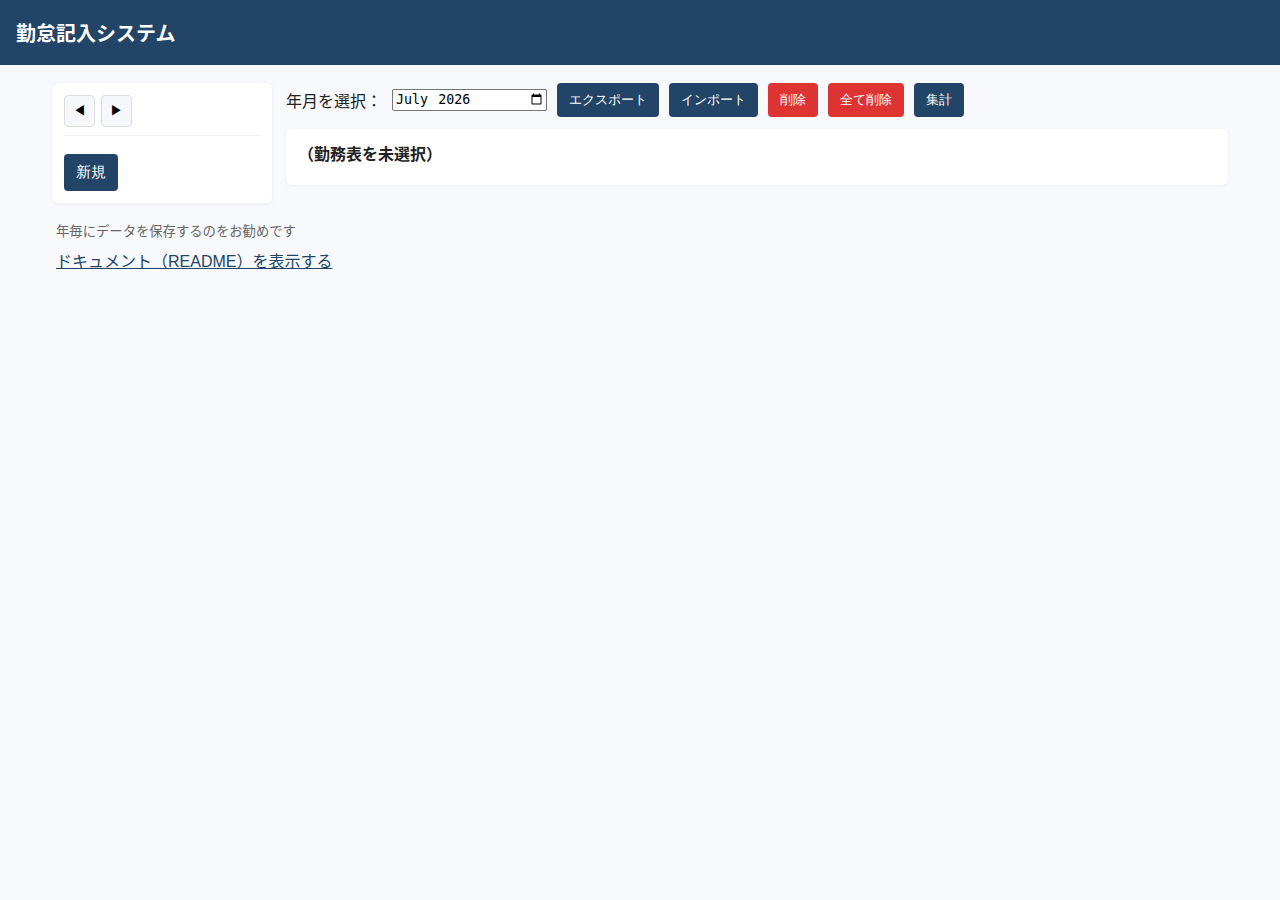
<file: index.html>
<!doctype html>
<html lang="ja">
<head>
  <meta charset="utf-8">
  <meta name="viewport" content="width=device-width, initial-scale=1">
  <title>勤怠記入システム</title>
  <link rel="stylesheet" href="styles.css">
</head>
<body>
  <header class="site-header">
    <h1>勤怠記入システム</h1>
  </header>

  <main class="app-layout">
    <aside class="sidebar">
      <div class="sheet-nav">
  <button id="prevSheet" title="前の勤務表">◀</button>
  <button id="nextSheet" title="次の勤務表">▶</button>
      </div>
      <div class="sheets-list" id="sheetsList" aria-label="作成済みの勤務表リスト">
        <!-- リストは app.js によってレンダリングされます -->
      </div>
      <div class="actions">
        <button id="newBtn" class="btn">新規</button>
      </div>
    </aside>

    <section class="main-area">
      <div class="controls">
  <label for="dateFilter">年月を選択：</label>
  <input type="month" id="dateFilter">

  <!-- <input type="text" id="search" placeholder="メンバー名で検索"> -->
  <button id="exportBtn" style="display:none">エクスポートCSV</button>
  <!-- データ範囲の入力はモーダルで表示します（エクスポート／インポートをクリックしたときに表示） -->

  <button id="exportDataBtn">エクスポート</button>
  <input type="file" id="importDataInput" style="display:none" accept="application/json">
  <button id="importDataBtn">インポート</button>
  <button id="deleteBtn">削除</button>
  <button id="deleteAllBtn">全て削除</button>
  <button id="statBtn">集計</button>

  <!-- 統計用モーダル（ボタン押下で表示） -->
  <div id="statModal" class="modal" aria-hidden="true" style="display:none;">
    <div class="modal-content" role="dialog" aria-modal="true" aria-label="集計">
      <h2>集計期間の選択</h2>
      <div class="form-row">
        <label for="statModalDate">集計の締め日：</label>
        <input type="date" id="statModalDate">
      </div>
      <div class="form-actions">
        <button id="statModalApply" class="btn">確定</button>
  <button id="statModalCancel" class="btn btn-secondary">キャンセル</button>
      </div>
    </div>
  </div>

  <!-- カレンダーモーダル：各メンバーの当月カレンダーを表示し、日ごとの備考を編集できます -->
  <div id="calendarModal" class="modal" aria-hidden="true" style="display:none;">
    <div class="modal-content" role="dialog" aria-modal="true" aria-label="カレンダー">
      <h2 id="calendarModalTitle">カレンダー</h2>
      <div id="calendarGrid" class="calendar-grid" style="min-width:420px;min-height:240px;">
        <!-- カレンダーのセルは app.js が描画します -->
      </div>
      <div class="form-actions">
        <button id="calendarSaveBtn" class="btn">保存</button>
        <button id="calendarCloseBtn" class="btn btn-secondary">閉じる</button>
      </div>
    </div>
  </div>

  <!-- エクスポート/インポート用の範囲モーダル -->
  <div id="rangeModal" class="modal" aria-hidden="true" style="display:none;">
    <div class="modal-content" role="dialog" aria-modal="true" aria-label="データ範囲">
      <h2>データ範囲の選択 (年-月)</h2>
      <div class="form-row">
        <label for="rangeModalFrom">開始：</label>
        <input type="month" id="rangeModalFrom">
        <span style="margin:0 6px">〜</span>
        <label for="rangeModalTo">終了：</label>
        <input type="month" id="rangeModalTo">
      </div>
      <div class="form-actions">
        <button id="rangeModalApply" class="btn">適用</button>
  <button id="rangeModalCancel" class="btn btn-secondary">キャンセル</button>
      </div>
    </div>
  </div>
      </div>

      <div class="table-wrap">
        <div id="sheetTitle" class="sheet-title">（勤務表未選択）</div>
        <div id="tableContainer">    
          <!-- テーブルは app.js によってレンダリングされます -->
        </div>
      </div>
      <div id="statTableContainer" style="margin-top:12px;"></div>
    </section>
  </main>

  <!-- 新規モーダル -->
  <div id="newModal" class="modal" aria-hidden="true">
    <div class="modal-content" role="dialog" aria-modal="true" aria-label="新規">
      <h2>新規</h2>
      <div class="form-row">
        <label>年：</label>
        <input type="number" id="newYear" min="2000" max="2100">
        <label>月：</label>
        <input type="number" id="newMonth" min="1" max="12">
      </div>
      <div class="form-row">
        <label>メンバー数：</label>
        <input type="number" id="newMembers" min="1" max="100" value="5">
      </div>
      <div class="form-actions">
  <button id="createSheet" class="btn">作成</button>
  <button id="cancelCreate" class="btn btn-secondary">キャンセル</button>
      </div>
    </div>
  </div>

  <footer class="site-footer">
    <small>年毎にデータを保存するのをお勧めです</small>
    <div style="margin-top:8px;"><a href="doc_viewer.html" style="color:#246;">ドキュメント（README）を表示する</a></div>
  </footer>

  <!-- 単日用の備考ポップオーバー -->
  <div id="notePopover" class="note-popover" style="display:none;">
    <div class="note-popover-content">
      <div style="display:flex;justify-content:space-between;align-items:center;margin-bottom:6px;">
        <strong id="notePopoverTitle">備考編集</strong>
        <button id="notePopoverClose" class="btn btn-secondary" style="padding:4px 8px;font-size:0.85rem;">閉じる</button>
      </div>
      <textarea id="notePopoverTextarea" rows="4" style="width:100%;box-sizing:border-box;padding:8px;border:1px solid #ddd;border-radius:6px;"></textarea>
      <div style="text-align:right;margin-top:8px;"><button id="notePopoverSave" class="btn" style="padding:6px 10px;">保存</button></div>
    </div>
  </div>
  <script src="app.js"></script>
</body>
</html>
</file>
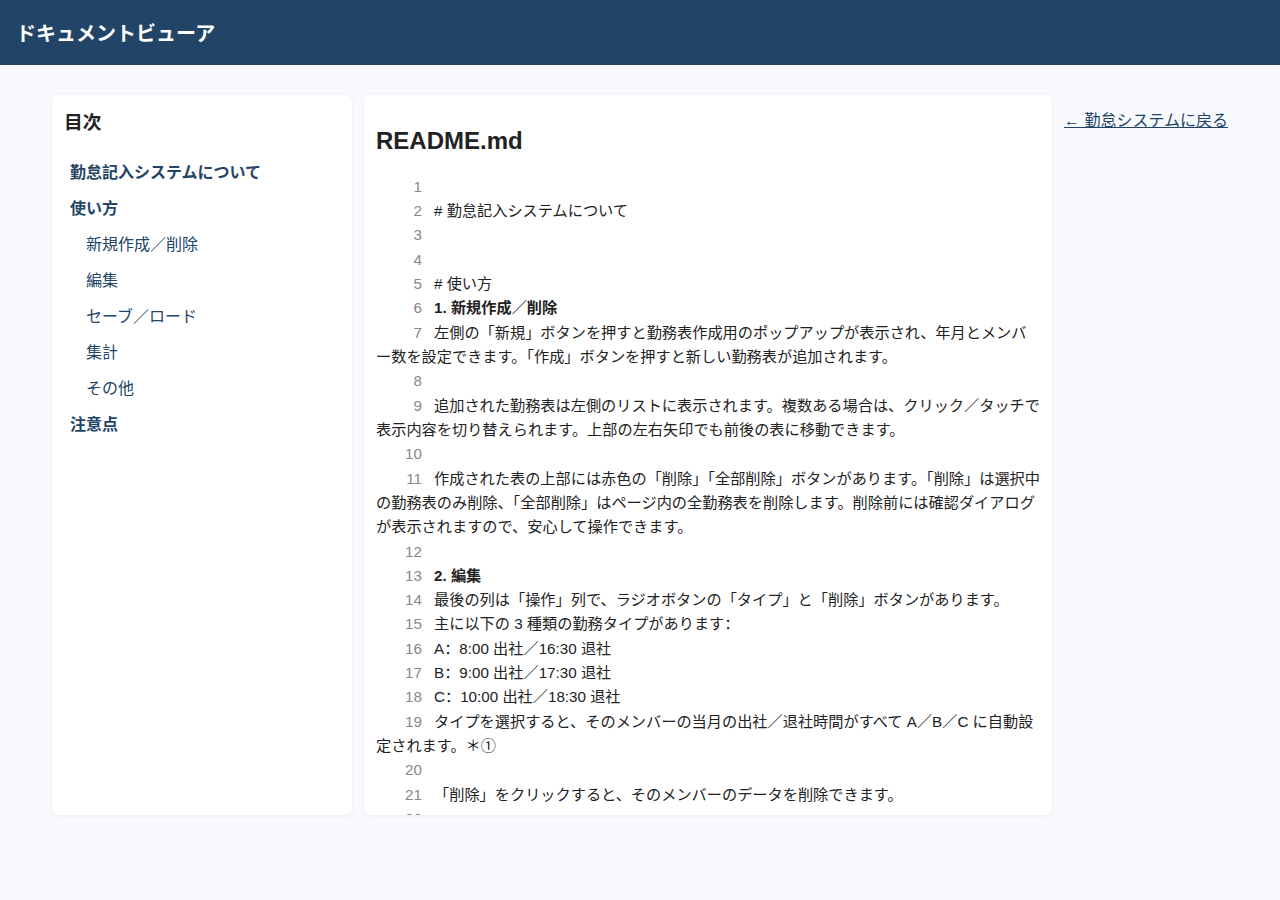
<file: doc_viewer.html>
<!doctype html>
<html lang="zh-CN">
<head>
  <meta charset="utf-8">
  <meta name="viewport" content="width=device-width,initial-scale=1">
  <title>ドキュメントビューア - README</title>
  <link rel="stylesheet" href="styles.css">
  <style>
    .doc-layout{display:flex;gap:12px;max-width:1200px;margin:18px auto;padding:12px}
    .toc{width:300px;background:#fff;border-radius:6px;padding:12px;box-shadow:0 1px 4px rgba(0,0,0,0.06);max-height:80vh;overflow:auto}
    .toc.collapsed{display:none}
    .toc-toggle{display:none;margin-bottom:8px;padding:6px 8px;border-radius:6px;border:1px solid #ddd;background:#f7f7f7;cursor:pointer}
    .doc-content{flex:1;background:#fff;border-radius:6px;padding:12px;box-shadow:0 1px 4px rgba(0,0,0,0.06);max-height:80vh;overflow:auto}
    .toc h3{margin-top:0}
    .toc ul{list-style:none;padding-left:6px}
    .toc a{display:block;padding:6px 4px;color:#246;text-decoration:none;border-radius:4px}
    .toc a:hover{background:#eef}
    pre.readme{white-space:pre-wrap;word-break:break-word;font-family:inherit;font-size:0.95rem;line-height:1.6}
    .line-number{color:#888;display:inline-block;width:46px;text-align:right;margin-right:12px;user-select:none}
    .toc .lvl-1{padding-left:0;font-weight:600}
    .toc .lvl-2{padding-left:8px}
    .toc .lvl-3{padding-left:16px}
    .goto-top{display:block;margin-top:12px;color:#246}
    /* Responsive adjustments for small screens */
    @media (max-width:700px){
      /* .toc.collapsed{display:block} */
      .doc-layout{flex-direction:column;gap:8px;padding:8px;margin:12px}
      .toc{width:100%;max-height:28vh;padding:8px}
      .doc-content{max-height:64vh;padding:8px}
      .toc-toggle{display:block}
      .line-number{display:none}
      pre.readme{font-size:0.95rem}
    }
  </style>
</head>
<body>
  <header class="site-header"><h1>ドキュメントビューア</h1></header>
  <main class="doc-layout">
    <button id="tocToggle" class="toc-toggle" aria-expanded="true">目次 ▾</button>
    <aside class="toc" id="toc">
      
      <h3>目次</h3>
      <div id="tocList">読み込み中...</div>
      
    </aside>
    <section class="doc-content">
      <h2>README.md</h2>
      <div id="readmeContainer"><em>README 内容を読み込み中…</em></div>
    </section>
    <a class="goto-top" href="index.html">← 勤怠システムに戻る</a>
  </main>

  <script>
    // README 内容をここに埋め込み（ビルド時にプレーンテキストを挿入）
  const raw = `
# 勤怠記入システムについて


# 使い方
1. 新規作成／削除
左側の「新規」ボタンを押すと勤務表作成用のポップアップが表示され、年月とメンバー数を設定できます。「作成」ボタンを押すと新しい勤務表が追加されます。

追加された勤務表は左側のリストに表示されます。複数ある場合は、クリック／タッチで表示内容を切り替えられます。上部の左右矢印でも前後の表に移動できます。

作成された表の上部には赤色の「削除」「全部削除」ボタンがあります。「削除」は選択中の勤務表のみ削除、「全部削除」はページ内の全勤務表を削除します。削除前には確認ダイアログが表示されますので、安心して操作できます。

2. 編集
最後の列は「操作」列で、ラジオボタンの「タイプ」と「削除」ボタンがあります。
主に以下の 3 種類の勤務タイプがあります：
A：8:00 出社／16:30 退社
B：9:00 出社／17:30 退社
C：10:00 出社／18:30 退社  
タイプを選択すると、そのメンバーの当月の出社／退社時間がすべて A／B／C に自動設定されます。＊①

「削除」をクリックすると、そのメンバーのデータを削除できます。

特定の日の勤怠内容を編集したい場合は、該当セルのプルダウンをクリックして時間を変更できます。「休」を選択すると、その日は休暇扱いになります。逆に休日セルをクリックすると、時間選択のプルダウンに戻ります。

メンバー名をクリックすると、名前を編集できます。

表上部の「メンバー追加」ボタンを押すと、新しいメンバーを下部に追加できます。

3. セーブ／ロード
編集内容は随時ブラウザの localStorage に保存されるため、ページを閉じたり再読み込みしてもデータは保持されます。

さらに、上部の「エクスポート」ボタンで画面内のデータを JSON ファイルとして出力できます。「インポート」ボタンでは、指定した日付範囲の勤怠データを読み込み、表に反映できます。
「インポート」「エクスポート」ボタンを押すと、まず日付範囲を選択するポップアップが表示されます。＊②

4. 集計
上部の「集計」ボタンを押すと、選択した日付までの勤怠データを集計できます。
集計内容には以下が含まれます：

出勤日数（指定日まで）

指定日までの稼働時間

今月の予想稼働時間

200 時間までの残り業務時間

今日から 200 時間に到達するまでの 1 日あたりの平均業務外時間

休日数

業務外時間 など

5. その他
・クイックジャンプ
年月選択欄をクリックすると、指定した年月の勤務表へ素早く移動できます。

・休日／出勤日の切り替え
勤務表の日付ヘッダーをクリックすると、その日を「休日／出勤日」に切り替えられます。

・画面表示（半休／当日）
半休（午前休：午後 13:00 開始、午後休：午前 12:00 終了）の場合、該当日の背景色がグレーになります。

当日は視認性向上のため、背景色に軽いアニメーションが入ります。

# 注意点
①　メンバーに既に入力済みデータがある場合、タイプ変更時に確認ダイアログが表示されます。データが空の場合は自動的に埋められます。
②　画面上に既存データがあり、インポートしたデータと日付範囲が重複する場合は、重複部分は上書きされ、それ以外は追加されます。
`;

    function render(){
      const lines = raw.replace(/\r\n/g,'\n').split('\n');
      const container = document.getElementById('readmeContainer');
      const pre = document.createElement('pre'); pre.className='readme';
      const toc = document.getElementById('tocList'); toc.innerHTML = '';
      const ul = document.createElement('ul');
    let lastLevel = 0; const stack = [ul];
    let lastHeadingLi = null; // for numbered-list subitems
    let lastHeadingTitle = null; // remember the last heading's title text

    // small helper to escape HTML when injecting into innerHTML
    function escapeHtml(s){
      return String(s).replace(/&/g,'&amp;').replace(/</g,'&lt;').replace(/>/g,'&gt;').replace(/"/g,'&quot;').replace(/'/g,'&#39;');
    }
      lines.forEach((ln, idx)=>{
        const num = idx+1;
        const span = document.createElement('span'); span.id = 'L'+num;
        const numSpan = document.createElement('span'); numSpan.className='line-number'; numSpan.textContent = num;
        const textNode = document.createElement('span'); textNode.textContent = ln || '\u00A0';
  span.appendChild(numSpan); span.appendChild(textNode);
  pre.appendChild(span);
  pre.appendChild(document.createTextNode('\n'));

        // detect markdown headings (# …)
        const m = ln.match(/^(#{1,6})\s+(.*)$/);
        if(m){
          const level = m[1].length;
          const title = m[2];
          const li = document.createElement('li');
          const a = document.createElement('a'); a.href = '#L'+num; a.textContent = title; a.className = 'lvl-'+level;
          a.addEventListener('click', (e)=>{ e.preventDefault(); document.getElementById('L'+num).scrollIntoView({behavior:'smooth',block:'start'}); });
          li.appendChild(a);
          ul.appendChild(li);
          lastHeadingLi = li; // remember last heading for numbered subitems
          lastHeadingTitle = title;
          return;
        }

        // detect numbered list items (e.g., "1. ...") as sub-TOC under last heading
        const n = ln.match(/^\s*(\d+)\.\s+(.*)$/);
        if(n){
          const idxNum = n[1]; const title = n[2];
          // If this numbered item is under the '使い方' heading, render it bold in the document body
          if(lastHeadingTitle === '使い方'){
            textNode.innerHTML = '<strong>' + escapeHtml(n[0]) + '</strong>';
          }
          const subLi = document.createElement('li');
          const a = document.createElement('a'); a.href = '#L'+num; a.textContent = title; a.className = 'lvl-num';
          a.addEventListener('click', (e)=>{ e.preventDefault(); document.getElementById('L'+num).scrollIntoView({behavior:'smooth',block:'start'}); });
          subLi.appendChild(a);
          if(lastHeadingLi){
            // ensure lastHeadingLi has a child ul
            let subUl = lastHeadingLi.querySelector('ul');
            if(!subUl){ subUl = document.createElement('ul'); subUl.style.listStyle='none'; subUl.style.paddingLeft='12px'; lastHeadingLi.appendChild(subUl); }
            subUl.appendChild(subLi);
          } else {
            ul.appendChild(subLi);
          }
          return;
        }
      });
      container.innerHTML = '';
      container.appendChild(pre);
      if(ul.children.length === 0) toc.innerHTML = '<p>目次が見つかりませんでした。</p>';
      else toc.appendChild(ul);
    }
    render();
    // wire up TOC toggle and responsive behaviors
    (function(){
      const toc = document.getElementById('toc');
      const tocToggle = document.getElementById('tocToggle');
      function isNarrow(){ return window.innerWidth <= 700; }
      function setTocCollapsed(collapsed){
        if(collapsed) { toc.classList.add('collapsed'); tocToggle.setAttribute('aria-expanded','false'); tocToggle.textContent = '目次 ▸'; }
        else { toc.classList.remove('collapsed'); tocToggle.setAttribute('aria-expanded','true'); tocToggle.textContent = '目次 ▾'; }
      }
      // default: on narrow screens collapse TOC to prioritize content
      if(isNarrow()) setTocCollapsed(true);
  // toggle handler (invert current state)
  tocToggle.addEventListener('click', ()=>{ setTocCollapsed(!toc.classList.contains('collapsed')); });
      // when clicking a TOC link on narrow screens, auto-collapse to show content
      document.getElementById('toc').addEventListener('click', (e)=>{
        const a = e.target.closest && e.target.closest('a');
        if(!a) return;
        if(isNarrow()){ setTocCollapsed(true); }
      });
      // on resize, if widening, ensure TOC is visible
      window.addEventListener('resize', ()=>{ if(!isNarrow()) setTocCollapsed(false); });
    })();
  </script>
</body>
</html>
</file>
<file: styles.css>
*{box-sizing:border-box}
body{font-family:Segoe UI, Roboto, "Helvetica Neue", Arial, "Noto Sans CJK SC", sans-serif;margin:0;background:#f7f9fc;color:#222}
.site-header{background:#246; color:#fff;padding:18px 16px}
.site-header h1{margin:0;font-size:1.25rem}
.app-layout{display:flex;gap:14px;max-width:1200px;margin:18px auto;padding:0 12px}
.sidebar{width:220px;background:#fff;border-radius:6px;padding:12px;box-shadow:0 1px 4px rgba(0,0,0,0.06)}
.sheet-nav{display:flex;gap:6px;justify-content:flex-start;margin-bottom:8px}
.sheet-nav button{padding:6px 8px;border-radius:4px;border:1px solid #ddd;background:#f5f7fa;cursor:pointer}
.sheets-list{max-height:320px;overflow:auto;border-top:1px solid #f0f2f5;padding-top:8px}
.sheets-list .sheet-item{padding:8px;border-radius:4px;margin-bottom:6px;cursor:pointer}
.sheets-list .sheet-item.active{background:#eaf4ff}
.actions{margin-top:10px}
.main-area{flex:1}
.controls{display:flex;flex-wrap:wrap;gap:10px;align-items:center;margin-bottom:12px}
.controls input[type="date"], .controls input[type="text"]{padding:8px;border:1px solid #ccd; border-radius:4px}
#exportDataBtn,
#importDataBtn,
#deleteBtn,
#deleteAllBtn,
#statBtn,
#toggleRestBtn,
#newBtn,
#createSheet,
#cancelCreate,
#rangeModalApply,
#rangeModalCancel,
#addMemberBtn,
#statModalApply,
#statModalCancel,
#delMemberBtn
{
  background:#246;color:#fff;border:0;padding:8px 12px;border-radius:4px;cursor:pointer
}
#rangeModalApply,
#statModalApply,
#createSheet
{
  background:#62bd35
}
#deleteBtn,
#deleteAllBtn,
#delMemberBtn
{
  background:#d33
}
#rangeModalCancel,
#statModalCancel,
#cancelCreate
{
  background:#999
}
.table-wrap{overflow:visible;background:#fff;border-radius:6px;box-shadow:0 1px 3px rgba(0,0,0,0.06);padding:12px}
/* 列が多いときに表を水平スクロール可能にする。自動幅と最小列幅を設定して可読性を向上 */
table{width:max-content; min-width:100%; border-collapse:collapse; table-layout:fixed}
th,td{padding:8px 10px;text-align:left;border-bottom:1px solid #eef;overflow:hidden;white-space:nowrap;text-overflow:ellipsis;min-width:80px}
th{background:#e2efff;font-weight:600;position:sticky;top:0;z-index:2}
table tr:nth-child(even){background-color: #f3f3f3;}
#tableContainer table tr:nth-child(even){background-color: #fff;}
.weekday{font-size:0.8rem;color:#666}
.weekend{background:#fafafa;color:#999}
.cell-weekend{background:#f9fbfd;color:#9aa}
/* 半休セル：通常の稼働日/休日と視覚的に区別する */
.cell-halfrest{background:#ccc;color:#3b2f00}
/* 今日列のハイライト：滑らかなグラデーションで色がゆっくり変化するアニメーション */
.col-today{
  animation: gradientShift 8s ease infinite;
  background: linear-gradient(90deg,#fff7e6,#e6f7ff,#e6ffe6,#fff7e6);
  background-size: 300% 300%;
}
@keyframes gradientShift{
  0%{background-position:0% 50%}
  50%{background-position:100% 50%}
  100%{background-position:0% 50%}
}

/* 今日列の左右に流れる細いラインを追加して、境界が流れるように見せる */
.col-today{
  position:relative; /* 擬似要素を配置するため */
}
.col-today::before,
.col-today::after{
  content: '';
  position: absolute;
  top: 4px;
  bottom: 4px;
  width: 4px;
  pointer-events: none;
  z-index: 5;
  border-radius: 2px;
  background: linear-gradient(180deg, #f38ab1, #d40faa, #00c6ff, #7bff00);
  background-size: 200% 200%;
  animation: gradientShiftBorder 3.5s linear infinite;
  opacity: 0.95;
}
.col-today::before{ left: 2px; }
.col-today::after{ right: 2px; }
@keyframes gradientShiftBorder{
  0%{ background-position:0% 0% }
  50%{ background-position:100% 100% }
  100%{ background-position:0% 0% }
}
.member-name{width:50px;min-width:50px;position:sticky;left:0;background:#fff;z-index:3}
.member-name input{width:100%;border:1px solid transparent;padding:6px;border-radius:4px}
.member-name th, .member-name { /* ヘッダーの名前セルがスクロール時に重なって表示されるようにする */
  z-index:6;
}
.member-name input:focus{border-color:#cde}
.day-inputs{display:flex;flex-direction:column;gap:6px;align-items:flex-start}
.day-inputs input{width:44px;padding:6px;border:1px solid #ddd;border-radius:4px;text-align:center}
.day-inputs select{width:100%;max-width:120px;padding:6px;border:1px solid #ddd;border-radius:4px;background:#fff;font-size:0.95rem}
.sheet-title{font-weight:600;margin-bottom:8px}

/* メンバーごとの日別実働時間行 */
.member-daily-hours-row td{background:#fbfdff;color:#246;font-size:0.9rem;padding:6px 8px;border-bottom:1px solid #eef;text-align:center}
.member-daily-hours-row .member-name{font-weight:600;background:#fff}
.member-daily-hours{color:#246}

/* カレンダーグリッド（モーダル内） */
#calendarSaveBtn{display: none;}
.calendar-grid{display:grid;grid-template-columns:repeat(7, 1fr);gap:6px;margin-top:8px;flex:1 1 auto;overflow:auto;padding-bottom:8px}
.calendar-cell{background:#fff;border:1px solid #e6edf5;border-radius:6px;padding:8px;min-height:140px;position:relative}
.calendar-cell .date-label{position:absolute;top:6px;left:8px;font-size:0.85rem;color:#666}
.calendar-cell .work-summary{margin-top:20px;font-size:0.95rem;color:#246}
.calendar-cell .note{margin-top:6px;font-size:0.85rem;color:#444;border-top:1px dashed #eee;padding-top:4px}
.calendar-cell.weekend{background:#fafafa;color:#999}
.calendar-cell.today{box-shadow:0 0 0 3px rgba(34,128,255,0.06);border-color:#2aa0ff}
/* 明示的に休みに変更された日を緑で強調 */
.calendar-cell.rest{background:linear-gradient(180deg,#eef9ef,#e6fff0);border-color:#bff0c6}
.calendar-cell .time-range{margin-top:20px;font-size:0.85rem;color:#246}

/* 曜日ヘッダをグリッド全幅に広げ、7列で並べる */
.calendar-weekdays{grid-column:1 / -1;display:grid;grid-template-columns:repeat(7,1fr);gap:6px;margin-bottom:0}
.weekday-header{background:transparent;text-align:center;padding:6px 4px;font-weight:700;color:#444;border-radius:4px}

/* 空セル（先頭と末尾のダミー）を目立たせず最小高さにする */
.calendar-cell.empty{background:transparent;border:0;box-shadow:none;min-height:20px}

/* メイン表のセルに表示する備考アイコン */
.cell-note-indicator{position:absolute;right:6px;top:6px;font-size:0.9rem}
.cell-time-summary{display:block;margin-top:6px;font-size:0.85rem;color:#444}

/* 備考ポップオーバー */
.note-popover{position:fixed;z-index:120;left:50%;top:50%;transform:translate(-50%,-50%);background:rgba(0,0,0,0.35);display:flex;align-items:center;justify-content:center}
.note-popover-content{background:#fff;padding:12px;border-radius:8px;min-width:320px;box-shadow:0 8px 24px rgba(0,0,0,0.18)}
.note-popover textarea{font-family:inherit}
.cell-note-text{font-size:0.85rem;color:#333;background:rgba(250,250,250,0.6);padding:2px 6px;border-radius:4px;margin-top:6px;overflow:hidden;text-overflow:ellipsis;white-space:nowrap}

/* 備考を示す小さなバッジ（セル右上） */
.cell-note-badge{position:absolute;top:6px;right:6px;width:20px;height:20px;border-radius:50%;background:#fff;border:1px solid #2a9df4;display:flex;align-items:center;justify-content:center;font-size:12px;color:#2a9df4;cursor:pointer;box-shadow:0 1px 3px rgba(0,0,0,0.12)}
.cell-note-badge:hover{transform:scale(1.08);box-shadow:0 2px 6px rgba(0,0,0,0.16)}

/* 列が切り替え可能であることを示す（ホバーでヒント） */
thead th{cursor:default}
thead th:hover{background:#eaf2ff}

/* modal */
.modal{position:fixed;inset:0;display:none;align-items:center;justify-content:center;background:rgba(0,0,0,0.3);z-index: 99;padding:20px}
.modal[aria-hidden="false"]{display:flex}
.modal-content{background:#fff;padding:12px;border-radius:8px;min-width:320px;box-shadow:0 6px 18px rgba(0,0,0,0.12);display:flex;flex-direction:column;max-height:calc(100vh - 40px);overflow:hidden;width:min(95vw,1000px)}
.form-row{display:flex;gap:8px;align-items:center;margin:8px 0}
.form-actions{display:flex;gap:8px;justify-content:flex-end;margin-top:12px}

/* 共通ボタンスタイル */
.btn{background:#246;color:#fff;border:0;padding:8px 10px;border-radius:6px;cursor:pointer;font-size:0.95rem}
.btn[disabled]{opacity:0.6;cursor:not-allowed}
.btn-secondary{background:#f5f7fa;color:#333;border:1px solid #d8dce6}
.modal-content .btn{min-width:84px}

/* 操作列（カレンダーボタン＋タイプ選択＋削除）が横並びで中央揃えになるようにする */
.cell-ops{align-items:center;gap:8px}
.cell-ops .btn{padding:6px 8px;font-size:0.9rem}
.cell-ops select{padding:6px;border:1px solid #dcdfe6;border-radius:4px;background:#fff}
.cell-ops .member-total-hours{display:block}

/* 小さめのボタン（削除など） */
.btn.small{padding:4px 8px;font-size:0.85rem}

/* モーダル内部のフッターを常に表示する：カレンダーなど高さのある内容はスクロールさせる */
.modal-content .form-actions{position:sticky;bottom:0;background:linear-gradient(to top, rgba(255,255,255,0.95), rgba(255,255,255,0.6));padding-top:8px;margin-top:8px}

@media (max-width:900px){
  .app-layout{flex-direction:column;padding:12px}
  .sidebar{width:100%}
  .member-name{width:140px}
  .day-inputs input{width:34px}
  /* .modal-content{width: max-content;} */
}

.site-footer{max-width:1200px;margin:14px auto;padding:0 16px;color:#666}
</file>
